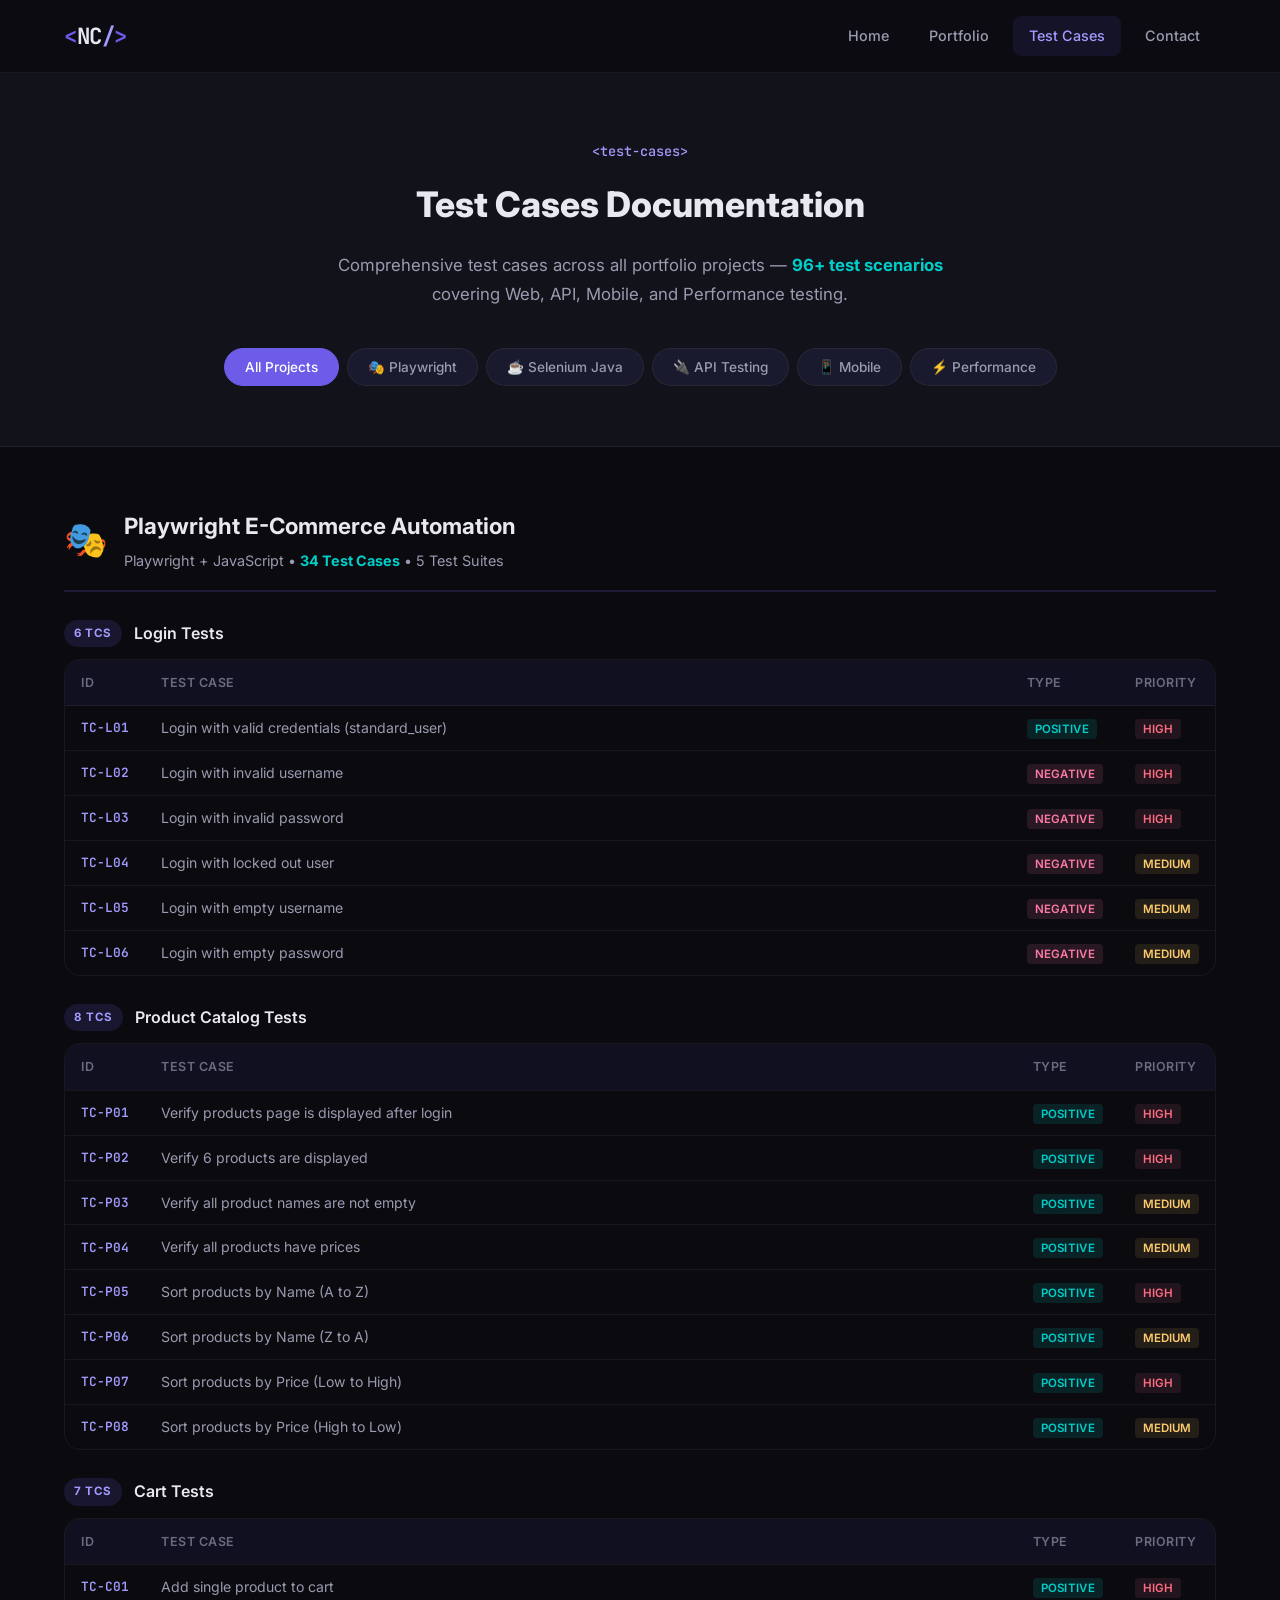
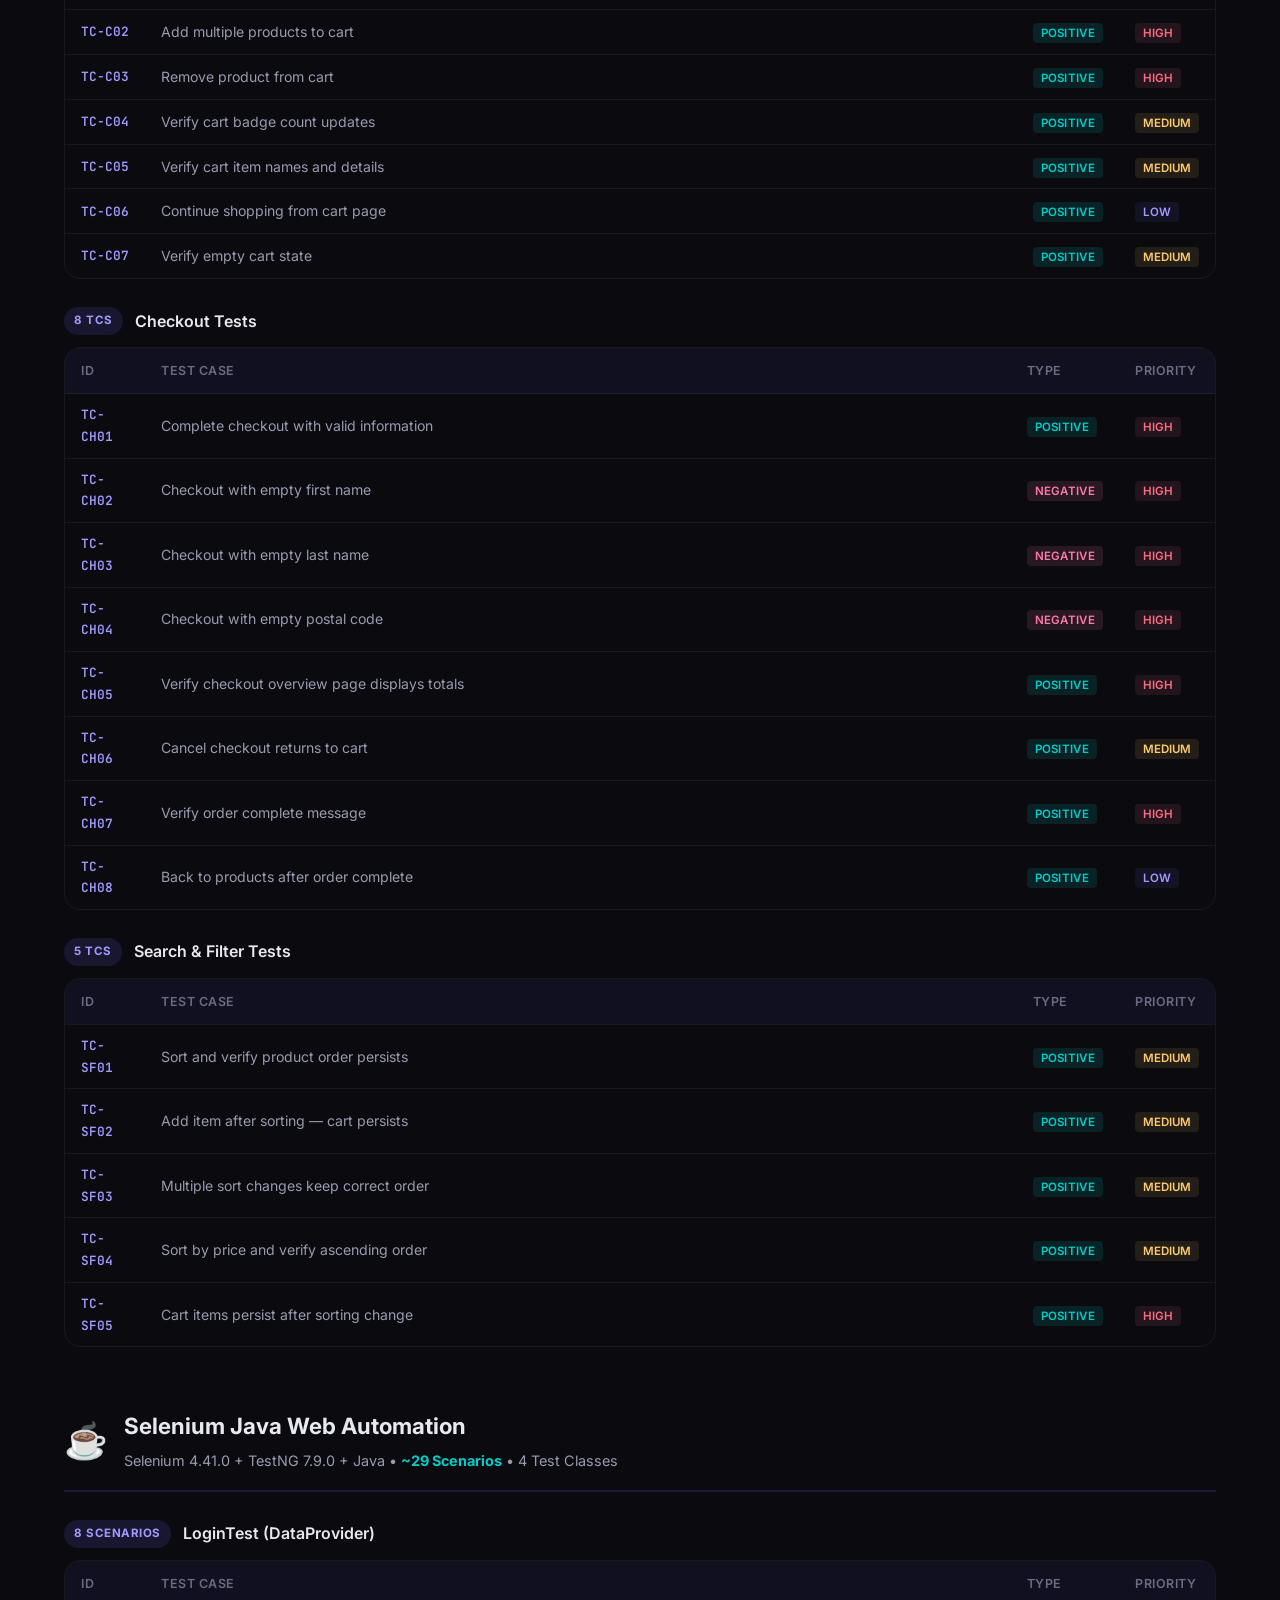
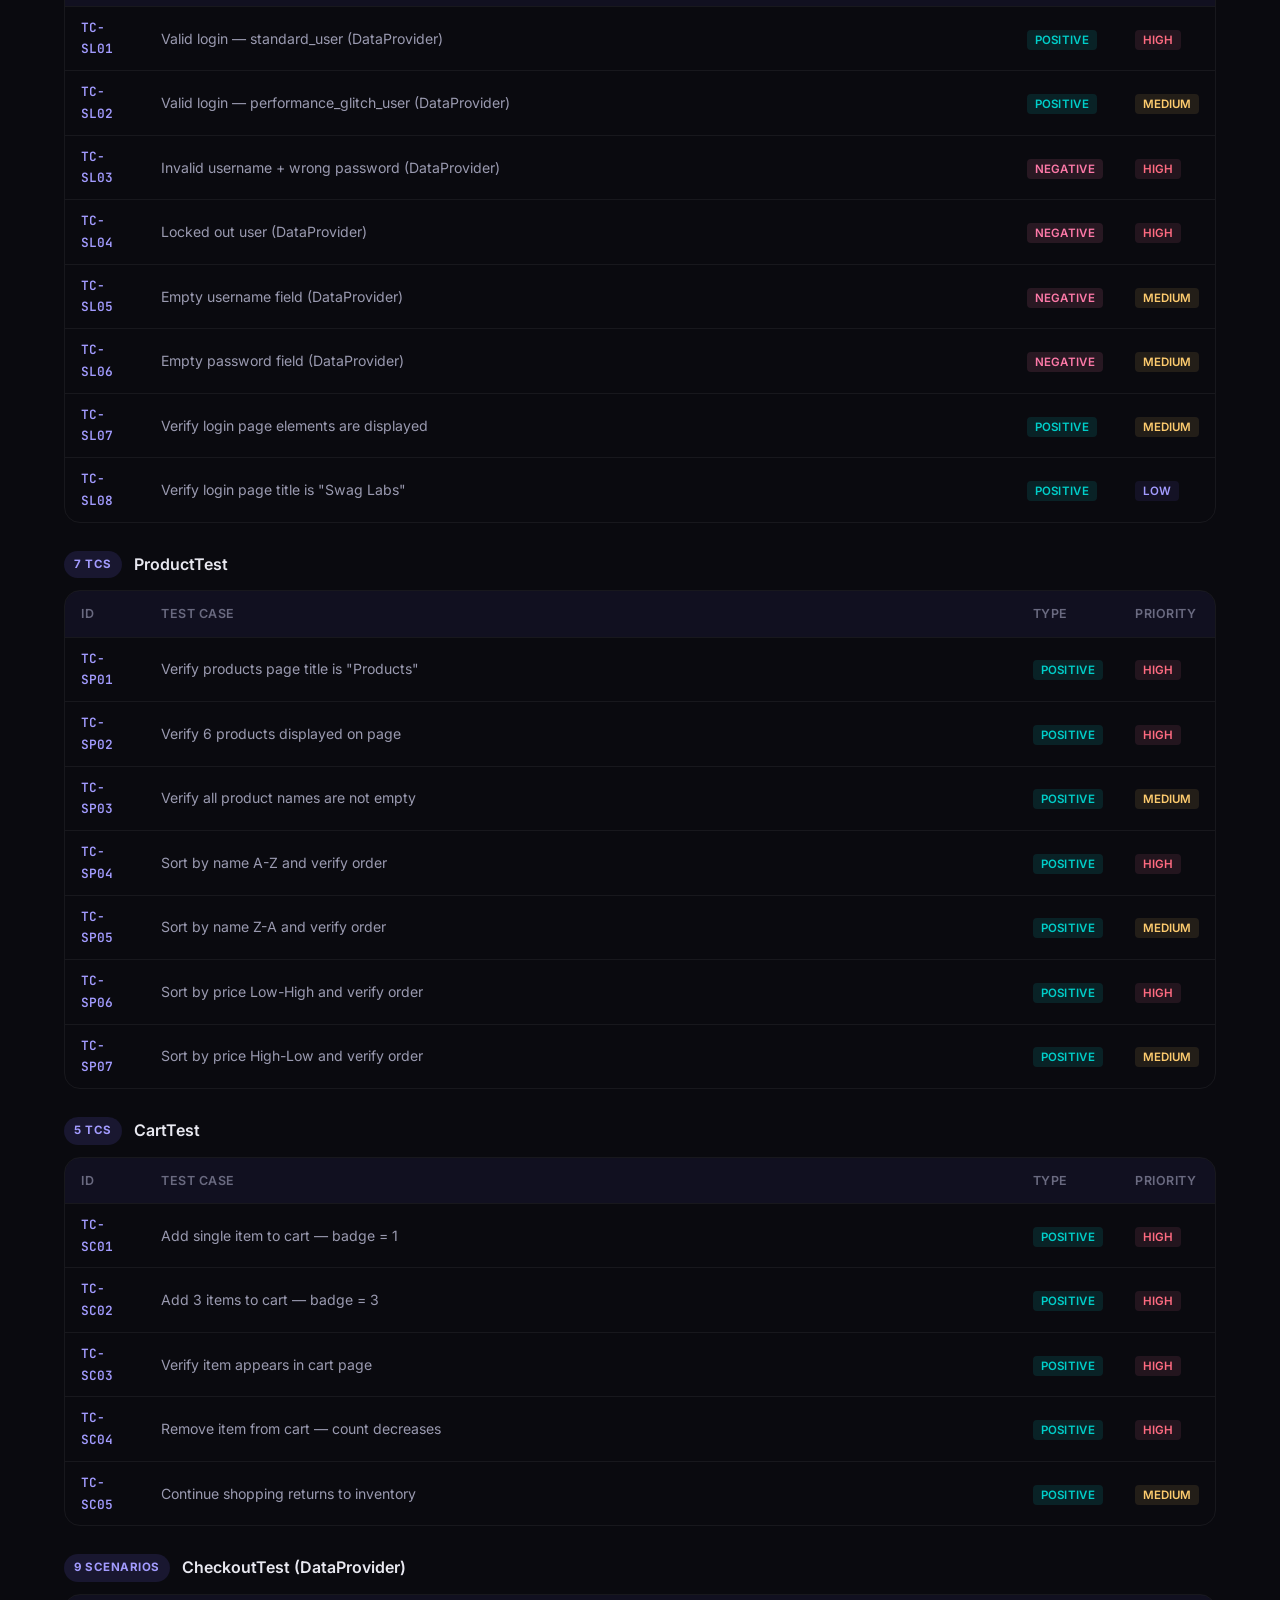
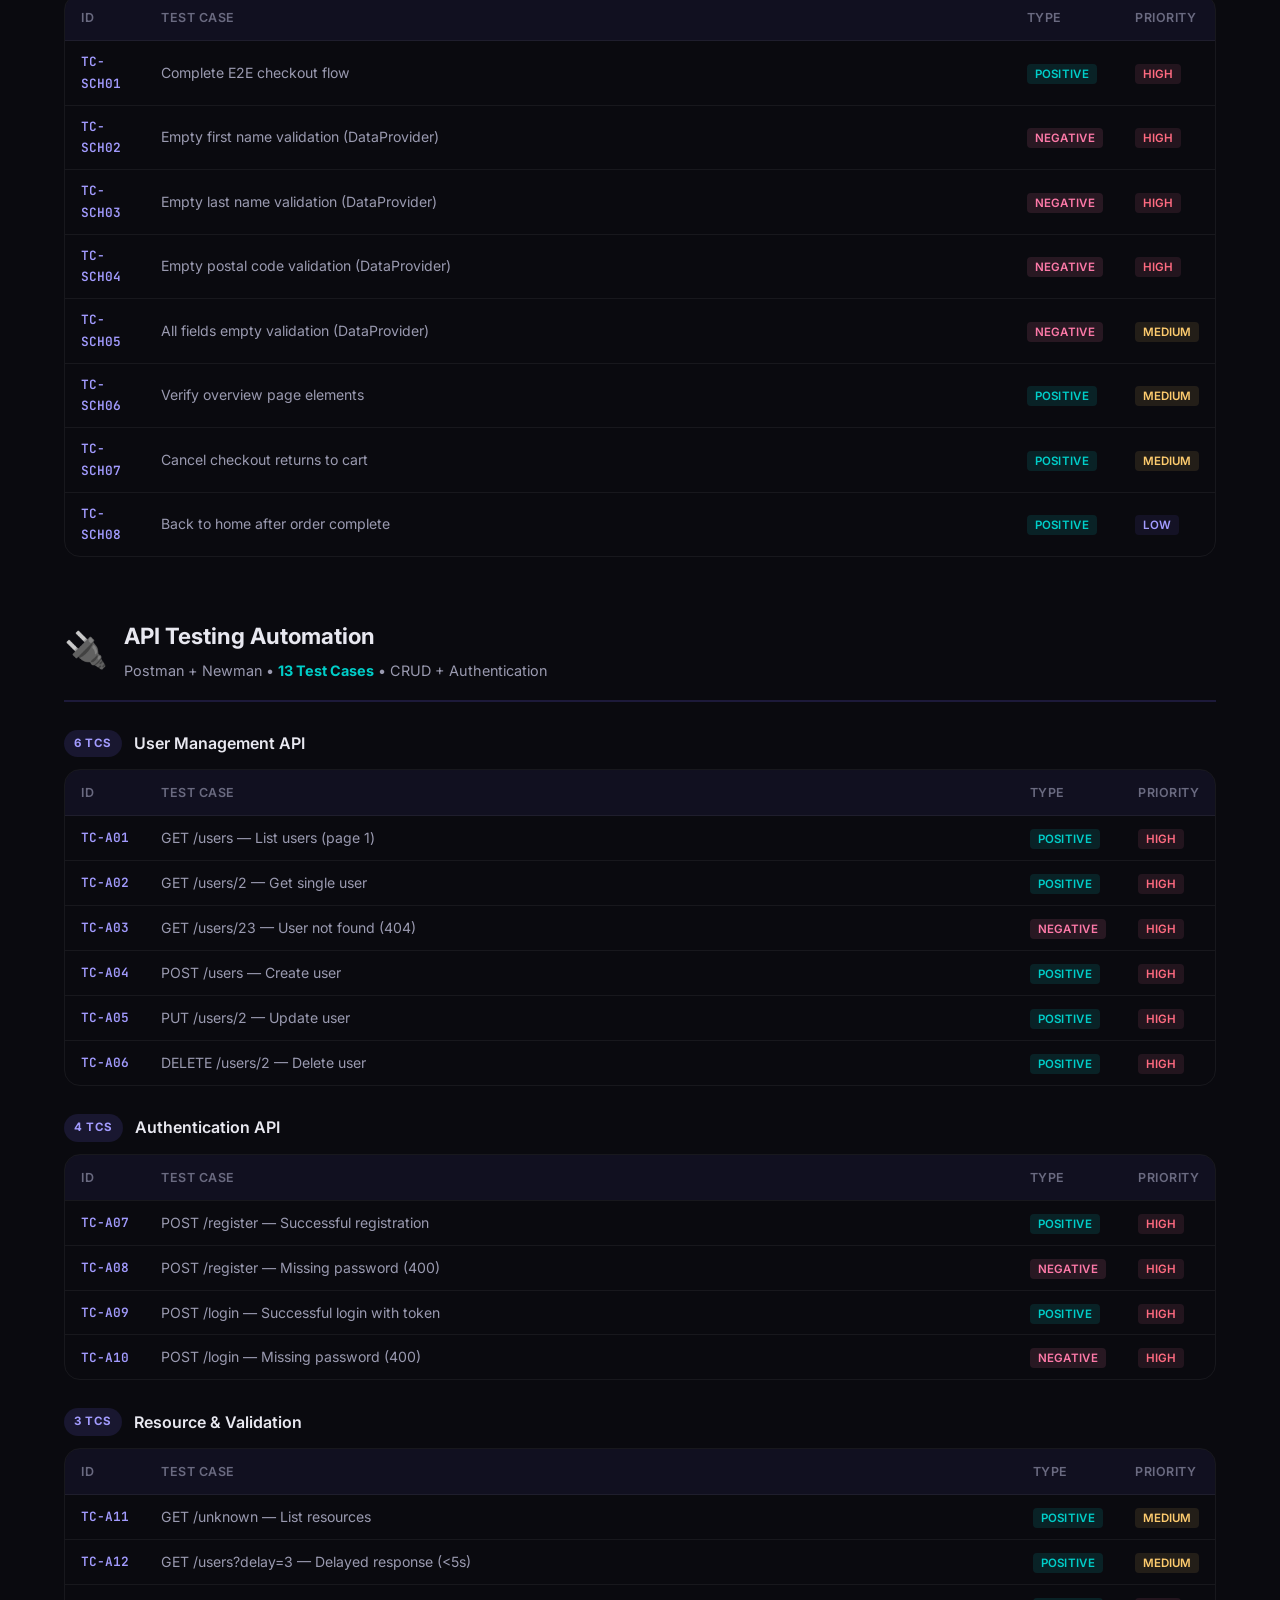
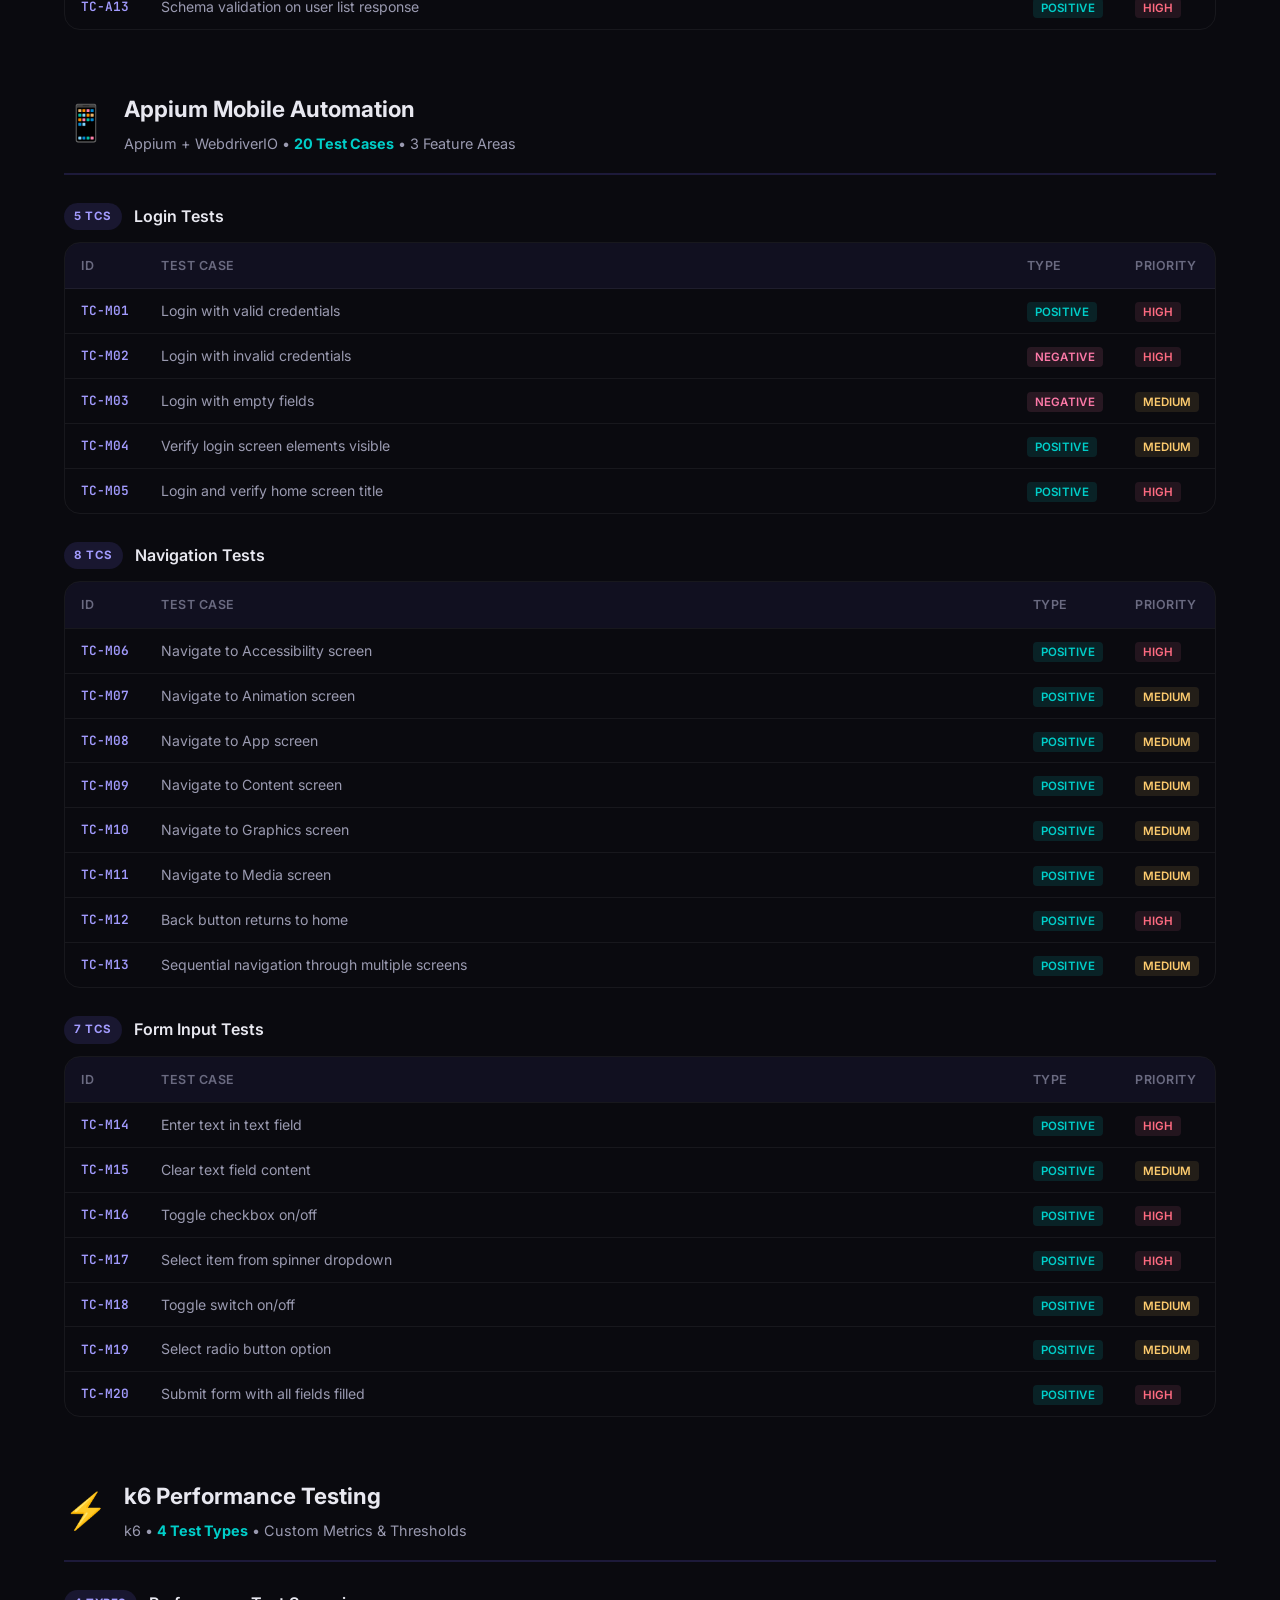
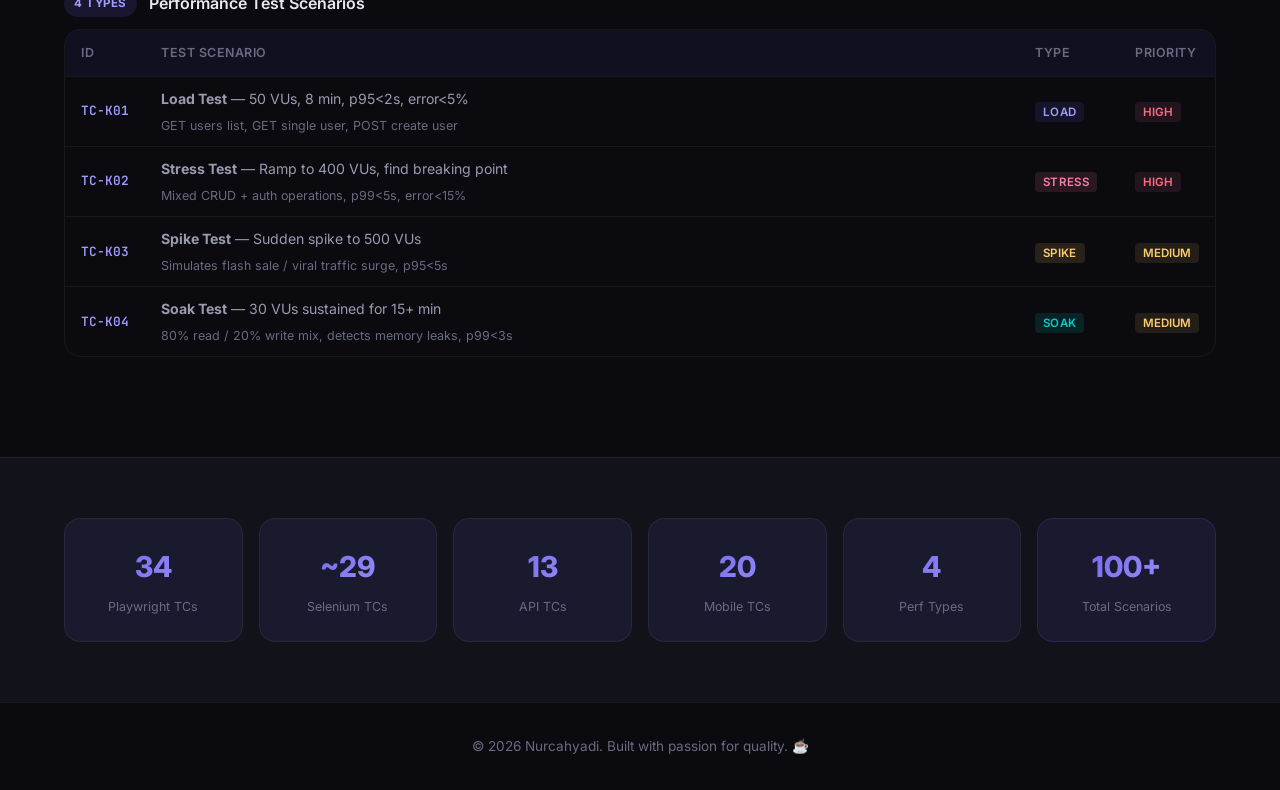
<file: test-cases.html>
<!DOCTYPE html>
<html lang="en">

<head>
    <meta charset="UTF-8">
    <meta name="viewport" content="width=device-width, initial-scale=1.0">
    <meta name="description"
        content="Test Cases Documentation — Nurcahyadi QA Portfolio. Detailed test cases for Playwright, Selenium, API, Mobile, and Performance testing projects.">
    <title>Test Cases — Nurcahyadi QA Portfolio</title>
    <link rel="preconnect" href="https://fonts.googleapis.com">
    <link rel="preconnect" href="https://fonts.gstatic.com" crossorigin>
    <link
        href="https://fonts.googleapis.com/css2?family=Inter:wght@300;400;500;600;700;800;900&family=JetBrains+Mono:wght@400;500;600&display=swap"
        rel="stylesheet">
    <link rel="stylesheet" href="css/style.css">
    <link rel="stylesheet" href="css/test-cases.css">
</head>

<body>
    <!-- Navigation -->
    <nav class="navbar" id="navbar">
        <div class="nav-container">
            <a href="index.html" class="nav-logo">
                <span class="logo-bracket">&lt;</span>NC<span class="logo-slash">/</span><span
                    class="logo-bracket">&gt;</span>
            </a>
            <div class="nav-menu" id="nav-menu">
                <a href="index.html" class="nav-link">Home</a>
                <a href="index.html#portfolio" class="nav-link">Portfolio</a>
                <a href="#" class="nav-link active">Test Cases</a>
                <a href="index.html#contact" class="nav-link">Contact</a>
            </div>
            <button class="nav-toggle" id="nav-toggle" aria-label="Toggle navigation">
                <span></span><span></span><span></span>
            </button>
        </div>
    </nav>

    <!-- Page Header -->
    <section class="page-header">
        <div class="container">
            <h1 class="page-title">
                <span class="section-tag">&lt;test-cases&gt;</span>
                Test Cases Documentation
            </h1>
            <p class="page-subtitle">Comprehensive test cases across all portfolio projects — <strong>96+ test
                    scenarios</strong> covering Web, API, Mobile, and Performance testing.</p>

            <!-- Filter Tabs -->
            <div class="filter-tabs">
                <button class="filter-tab active" data-filter="all">All Projects</button>
                <button class="filter-tab" data-filter="playwright">🎭 Playwright</button>
                <button class="filter-tab" data-filter="selenium">☕ Selenium Java</button>
                <button class="filter-tab" data-filter="api">🔌 API Testing</button>
                <button class="filter-tab" data-filter="mobile">📱 Mobile</button>
                <button class="filter-tab" data-filter="performance">⚡ Performance</button>
            </div>
        </div>
    </section>

    <!-- Test Cases Content -->
    <main class="test-cases-main">
        <div class="container">

            <!-- Project 1: Playwright -->
            <div class="tc-project" data-project="playwright">
                <div class="tc-project-header">
                    <div class="tc-project-icon">🎭</div>
                    <div>
                        <h2 class="tc-project-title">Playwright E-Commerce Automation</h2>
                        <p class="tc-project-meta">Playwright + JavaScript • <strong>34 Test Cases</strong> • 5 Test
                            Suites</p>
                    </div>
                </div>

                <!-- Login Tests -->
                <div class="tc-suite">
                    <h3 class="tc-suite-title">
                        <span class="suite-badge">6 TCs</span>
                        Login Tests
                    </h3>
                    <div class="tc-table-wrap">
                        <table class="tc-table">
                            <thead>
                                <tr>
                                    <th class="th-id">ID</th>
                                    <th>Test Case</th>
                                    <th class="th-type">Type</th>
                                    <th class="th-priority">Priority</th>
                                </tr>
                            </thead>
                            <tbody>
                                <tr>
                                    <td>TC-L01</td>
                                    <td>Login with valid credentials (standard_user)</td>
                                    <td><span class="type-positive">Positive</span></td>
                                    <td><span class="priority-high">High</span></td>
                                </tr>
                                <tr>
                                    <td>TC-L02</td>
                                    <td>Login with invalid username</td>
                                    <td><span class="type-negative">Negative</span></td>
                                    <td><span class="priority-high">High</span></td>
                                </tr>
                                <tr>
                                    <td>TC-L03</td>
                                    <td>Login with invalid password</td>
                                    <td><span class="type-negative">Negative</span></td>
                                    <td><span class="priority-high">High</span></td>
                                </tr>
                                <tr>
                                    <td>TC-L04</td>
                                    <td>Login with locked out user</td>
                                    <td><span class="type-negative">Negative</span></td>
                                    <td><span class="priority-medium">Medium</span></td>
                                </tr>
                                <tr>
                                    <td>TC-L05</td>
                                    <td>Login with empty username</td>
                                    <td><span class="type-negative">Negative</span></td>
                                    <td><span class="priority-medium">Medium</span></td>
                                </tr>
                                <tr>
                                    <td>TC-L06</td>
                                    <td>Login with empty password</td>
                                    <td><span class="type-negative">Negative</span></td>
                                    <td><span class="priority-medium">Medium</span></td>
                                </tr>
                            </tbody>
                        </table>
                    </div>
                </div>

                <!-- Product Catalog Tests -->
                <div class="tc-suite">
                    <h3 class="tc-suite-title">
                        <span class="suite-badge">8 TCs</span>
                        Product Catalog Tests
                    </h3>
                    <div class="tc-table-wrap">
                        <table class="tc-table">
                            <thead>
                                <tr>
                                    <th class="th-id">ID</th>
                                    <th>Test Case</th>
                                    <th class="th-type">Type</th>
                                    <th class="th-priority">Priority</th>
                                </tr>
                            </thead>
                            <tbody>
                                <tr>
                                    <td>TC-P01</td>
                                    <td>Verify products page is displayed after login</td>
                                    <td><span class="type-positive">Positive</span></td>
                                    <td><span class="priority-high">High</span></td>
                                </tr>
                                <tr>
                                    <td>TC-P02</td>
                                    <td>Verify 6 products are displayed</td>
                                    <td><span class="type-positive">Positive</span></td>
                                    <td><span class="priority-high">High</span></td>
                                </tr>
                                <tr>
                                    <td>TC-P03</td>
                                    <td>Verify all product names are not empty</td>
                                    <td><span class="type-positive">Positive</span></td>
                                    <td><span class="priority-medium">Medium</span></td>
                                </tr>
                                <tr>
                                    <td>TC-P04</td>
                                    <td>Verify all products have prices</td>
                                    <td><span class="type-positive">Positive</span></td>
                                    <td><span class="priority-medium">Medium</span></td>
                                </tr>
                                <tr>
                                    <td>TC-P05</td>
                                    <td>Sort products by Name (A to Z)</td>
                                    <td><span class="type-positive">Positive</span></td>
                                    <td><span class="priority-high">High</span></td>
                                </tr>
                                <tr>
                                    <td>TC-P06</td>
                                    <td>Sort products by Name (Z to A)</td>
                                    <td><span class="type-positive">Positive</span></td>
                                    <td><span class="priority-medium">Medium</span></td>
                                </tr>
                                <tr>
                                    <td>TC-P07</td>
                                    <td>Sort products by Price (Low to High)</td>
                                    <td><span class="type-positive">Positive</span></td>
                                    <td><span class="priority-high">High</span></td>
                                </tr>
                                <tr>
                                    <td>TC-P08</td>
                                    <td>Sort products by Price (High to Low)</td>
                                    <td><span class="type-positive">Positive</span></td>
                                    <td><span class="priority-medium">Medium</span></td>
                                </tr>
                            </tbody>
                        </table>
                    </div>
                </div>

                <!-- Cart Tests -->
                <div class="tc-suite">
                    <h3 class="tc-suite-title">
                        <span class="suite-badge">7 TCs</span>
                        Cart Tests
                    </h3>
                    <div class="tc-table-wrap">
                        <table class="tc-table">
                            <thead>
                                <tr>
                                    <th class="th-id">ID</th>
                                    <th>Test Case</th>
                                    <th class="th-type">Type</th>
                                    <th class="th-priority">Priority</th>
                                </tr>
                            </thead>
                            <tbody>
                                <tr>
                                    <td>TC-C01</td>
                                    <td>Add single product to cart</td>
                                    <td><span class="type-positive">Positive</span></td>
                                    <td><span class="priority-high">High</span></td>
                                </tr>
                                <tr>
                                    <td>TC-C02</td>
                                    <td>Add multiple products to cart</td>
                                    <td><span class="type-positive">Positive</span></td>
                                    <td><span class="priority-high">High</span></td>
                                </tr>
                                <tr>
                                    <td>TC-C03</td>
                                    <td>Remove product from cart</td>
                                    <td><span class="type-positive">Positive</span></td>
                                    <td><span class="priority-high">High</span></td>
                                </tr>
                                <tr>
                                    <td>TC-C04</td>
                                    <td>Verify cart badge count updates</td>
                                    <td><span class="type-positive">Positive</span></td>
                                    <td><span class="priority-medium">Medium</span></td>
                                </tr>
                                <tr>
                                    <td>TC-C05</td>
                                    <td>Verify cart item names and details</td>
                                    <td><span class="type-positive">Positive</span></td>
                                    <td><span class="priority-medium">Medium</span></td>
                                </tr>
                                <tr>
                                    <td>TC-C06</td>
                                    <td>Continue shopping from cart page</td>
                                    <td><span class="type-positive">Positive</span></td>
                                    <td><span class="priority-low">Low</span></td>
                                </tr>
                                <tr>
                                    <td>TC-C07</td>
                                    <td>Verify empty cart state</td>
                                    <td><span class="type-positive">Positive</span></td>
                                    <td><span class="priority-medium">Medium</span></td>
                                </tr>
                            </tbody>
                        </table>
                    </div>
                </div>

                <!-- Checkout Tests -->
                <div class="tc-suite">
                    <h3 class="tc-suite-title">
                        <span class="suite-badge">8 TCs</span>
                        Checkout Tests
                    </h3>
                    <div class="tc-table-wrap">
                        <table class="tc-table">
                            <thead>
                                <tr>
                                    <th class="th-id">ID</th>
                                    <th>Test Case</th>
                                    <th class="th-type">Type</th>
                                    <th class="th-priority">Priority</th>
                                </tr>
                            </thead>
                            <tbody>
                                <tr>
                                    <td>TC-CH01</td>
                                    <td>Complete checkout with valid information</td>
                                    <td><span class="type-positive">Positive</span></td>
                                    <td><span class="priority-high">High</span></td>
                                </tr>
                                <tr>
                                    <td>TC-CH02</td>
                                    <td>Checkout with empty first name</td>
                                    <td><span class="type-negative">Negative</span></td>
                                    <td><span class="priority-high">High</span></td>
                                </tr>
                                <tr>
                                    <td>TC-CH03</td>
                                    <td>Checkout with empty last name</td>
                                    <td><span class="type-negative">Negative</span></td>
                                    <td><span class="priority-high">High</span></td>
                                </tr>
                                <tr>
                                    <td>TC-CH04</td>
                                    <td>Checkout with empty postal code</td>
                                    <td><span class="type-negative">Negative</span></td>
                                    <td><span class="priority-high">High</span></td>
                                </tr>
                                <tr>
                                    <td>TC-CH05</td>
                                    <td>Verify checkout overview page displays totals</td>
                                    <td><span class="type-positive">Positive</span></td>
                                    <td><span class="priority-high">High</span></td>
                                </tr>
                                <tr>
                                    <td>TC-CH06</td>
                                    <td>Cancel checkout returns to cart</td>
                                    <td><span class="type-positive">Positive</span></td>
                                    <td><span class="priority-medium">Medium</span></td>
                                </tr>
                                <tr>
                                    <td>TC-CH07</td>
                                    <td>Verify order complete message</td>
                                    <td><span class="type-positive">Positive</span></td>
                                    <td><span class="priority-high">High</span></td>
                                </tr>
                                <tr>
                                    <td>TC-CH08</td>
                                    <td>Back to products after order complete</td>
                                    <td><span class="type-positive">Positive</span></td>
                                    <td><span class="priority-low">Low</span></td>
                                </tr>
                            </tbody>
                        </table>
                    </div>
                </div>

                <!-- Search Filter Tests -->
                <div class="tc-suite">
                    <h3 class="tc-suite-title">
                        <span class="suite-badge">5 TCs</span>
                        Search &amp; Filter Tests
                    </h3>
                    <div class="tc-table-wrap">
                        <table class="tc-table">
                            <thead>
                                <tr>
                                    <th class="th-id">ID</th>
                                    <th>Test Case</th>
                                    <th class="th-type">Type</th>
                                    <th class="th-priority">Priority</th>
                                </tr>
                            </thead>
                            <tbody>
                                <tr>
                                    <td>TC-SF01</td>
                                    <td>Sort and verify product order persists</td>
                                    <td><span class="type-positive">Positive</span></td>
                                    <td><span class="priority-medium">Medium</span></td>
                                </tr>
                                <tr>
                                    <td>TC-SF02</td>
                                    <td>Add item after sorting — cart persists</td>
                                    <td><span class="type-positive">Positive</span></td>
                                    <td><span class="priority-medium">Medium</span></td>
                                </tr>
                                <tr>
                                    <td>TC-SF03</td>
                                    <td>Multiple sort changes keep correct order</td>
                                    <td><span class="type-positive">Positive</span></td>
                                    <td><span class="priority-medium">Medium</span></td>
                                </tr>
                                <tr>
                                    <td>TC-SF04</td>
                                    <td>Sort by price and verify ascending order</td>
                                    <td><span class="type-positive">Positive</span></td>
                                    <td><span class="priority-medium">Medium</span></td>
                                </tr>
                                <tr>
                                    <td>TC-SF05</td>
                                    <td>Cart items persist after sorting change</td>
                                    <td><span class="type-positive">Positive</span></td>
                                    <td><span class="priority-high">High</span></td>
                                </tr>
                            </tbody>
                        </table>
                    </div>
                </div>
            </div>

            <!-- Project 2: Selenium Java -->
            <div class="tc-project" data-project="selenium">
                <div class="tc-project-header">
                    <div class="tc-project-icon">☕</div>
                    <div>
                        <h2 class="tc-project-title">Selenium Java Web Automation</h2>
                        <p class="tc-project-meta">Selenium 4.41.0 + TestNG 7.9.0 + Java • <strong>~29
                                Scenarios</strong> • 4 Test Classes</p>
                    </div>
                </div>

                <div class="tc-suite">
                    <h3 class="tc-suite-title">
                        <span class="suite-badge">8 scenarios</span>
                        LoginTest (DataProvider)
                    </h3>
                    <div class="tc-table-wrap">
                        <table class="tc-table">
                            <thead>
                                <tr>
                                    <th class="th-id">ID</th>
                                    <th>Test Case</th>
                                    <th class="th-type">Type</th>
                                    <th class="th-priority">Priority</th>
                                </tr>
                            </thead>
                            <tbody>
                                <tr>
                                    <td>TC-SL01</td>
                                    <td>Valid login — standard_user (DataProvider)</td>
                                    <td><span class="type-positive">Positive</span></td>
                                    <td><span class="priority-high">High</span></td>
                                </tr>
                                <tr>
                                    <td>TC-SL02</td>
                                    <td>Valid login — performance_glitch_user (DataProvider)</td>
                                    <td><span class="type-positive">Positive</span></td>
                                    <td><span class="priority-medium">Medium</span></td>
                                </tr>
                                <tr>
                                    <td>TC-SL03</td>
                                    <td>Invalid username + wrong password (DataProvider)</td>
                                    <td><span class="type-negative">Negative</span></td>
                                    <td><span class="priority-high">High</span></td>
                                </tr>
                                <tr>
                                    <td>TC-SL04</td>
                                    <td>Locked out user (DataProvider)</td>
                                    <td><span class="type-negative">Negative</span></td>
                                    <td><span class="priority-high">High</span></td>
                                </tr>
                                <tr>
                                    <td>TC-SL05</td>
                                    <td>Empty username field (DataProvider)</td>
                                    <td><span class="type-negative">Negative</span></td>
                                    <td><span class="priority-medium">Medium</span></td>
                                </tr>
                                <tr>
                                    <td>TC-SL06</td>
                                    <td>Empty password field (DataProvider)</td>
                                    <td><span class="type-negative">Negative</span></td>
                                    <td><span class="priority-medium">Medium</span></td>
                                </tr>
                                <tr>
                                    <td>TC-SL07</td>
                                    <td>Verify login page elements are displayed</td>
                                    <td><span class="type-positive">Positive</span></td>
                                    <td><span class="priority-medium">Medium</span></td>
                                </tr>
                                <tr>
                                    <td>TC-SL08</td>
                                    <td>Verify login page title is "Swag Labs"</td>
                                    <td><span class="type-positive">Positive</span></td>
                                    <td><span class="priority-low">Low</span></td>
                                </tr>
                            </tbody>
                        </table>
                    </div>
                </div>

                <div class="tc-suite">
                    <h3 class="tc-suite-title">
                        <span class="suite-badge">7 TCs</span>
                        ProductTest
                    </h3>
                    <div class="tc-table-wrap">
                        <table class="tc-table">
                            <thead>
                                <tr>
                                    <th class="th-id">ID</th>
                                    <th>Test Case</th>
                                    <th class="th-type">Type</th>
                                    <th class="th-priority">Priority</th>
                                </tr>
                            </thead>
                            <tbody>
                                <tr>
                                    <td>TC-SP01</td>
                                    <td>Verify products page title is "Products"</td>
                                    <td><span class="type-positive">Positive</span></td>
                                    <td><span class="priority-high">High</span></td>
                                </tr>
                                <tr>
                                    <td>TC-SP02</td>
                                    <td>Verify 6 products displayed on page</td>
                                    <td><span class="type-positive">Positive</span></td>
                                    <td><span class="priority-high">High</span></td>
                                </tr>
                                <tr>
                                    <td>TC-SP03</td>
                                    <td>Verify all product names are not empty</td>
                                    <td><span class="type-positive">Positive</span></td>
                                    <td><span class="priority-medium">Medium</span></td>
                                </tr>
                                <tr>
                                    <td>TC-SP04</td>
                                    <td>Sort by name A-Z and verify order</td>
                                    <td><span class="type-positive">Positive</span></td>
                                    <td><span class="priority-high">High</span></td>
                                </tr>
                                <tr>
                                    <td>TC-SP05</td>
                                    <td>Sort by name Z-A and verify order</td>
                                    <td><span class="type-positive">Positive</span></td>
                                    <td><span class="priority-medium">Medium</span></td>
                                </tr>
                                <tr>
                                    <td>TC-SP06</td>
                                    <td>Sort by price Low-High and verify order</td>
                                    <td><span class="type-positive">Positive</span></td>
                                    <td><span class="priority-high">High</span></td>
                                </tr>
                                <tr>
                                    <td>TC-SP07</td>
                                    <td>Sort by price High-Low and verify order</td>
                                    <td><span class="type-positive">Positive</span></td>
                                    <td><span class="priority-medium">Medium</span></td>
                                </tr>
                            </tbody>
                        </table>
                    </div>
                </div>

                <div class="tc-suite">
                    <h3 class="tc-suite-title">
                        <span class="suite-badge">5 TCs</span>
                        CartTest
                    </h3>
                    <div class="tc-table-wrap">
                        <table class="tc-table">
                            <thead>
                                <tr>
                                    <th class="th-id">ID</th>
                                    <th>Test Case</th>
                                    <th class="th-type">Type</th>
                                    <th class="th-priority">Priority</th>
                                </tr>
                            </thead>
                            <tbody>
                                <tr>
                                    <td>TC-SC01</td>
                                    <td>Add single item to cart — badge = 1</td>
                                    <td><span class="type-positive">Positive</span></td>
                                    <td><span class="priority-high">High</span></td>
                                </tr>
                                <tr>
                                    <td>TC-SC02</td>
                                    <td>Add 3 items to cart — badge = 3</td>
                                    <td><span class="type-positive">Positive</span></td>
                                    <td><span class="priority-high">High</span></td>
                                </tr>
                                <tr>
                                    <td>TC-SC03</td>
                                    <td>Verify item appears in cart page</td>
                                    <td><span class="type-positive">Positive</span></td>
                                    <td><span class="priority-high">High</span></td>
                                </tr>
                                <tr>
                                    <td>TC-SC04</td>
                                    <td>Remove item from cart — count decreases</td>
                                    <td><span class="type-positive">Positive</span></td>
                                    <td><span class="priority-high">High</span></td>
                                </tr>
                                <tr>
                                    <td>TC-SC05</td>
                                    <td>Continue shopping returns to inventory</td>
                                    <td><span class="type-positive">Positive</span></td>
                                    <td><span class="priority-medium">Medium</span></td>
                                </tr>
                            </tbody>
                        </table>
                    </div>
                </div>

                <div class="tc-suite">
                    <h3 class="tc-suite-title">
                        <span class="suite-badge">9 scenarios</span>
                        CheckoutTest (DataProvider)
                    </h3>
                    <div class="tc-table-wrap">
                        <table class="tc-table">
                            <thead>
                                <tr>
                                    <th class="th-id">ID</th>
                                    <th>Test Case</th>
                                    <th class="th-type">Type</th>
                                    <th class="th-priority">Priority</th>
                                </tr>
                            </thead>
                            <tbody>
                                <tr>
                                    <td>TC-SCH01</td>
                                    <td>Complete E2E checkout flow</td>
                                    <td><span class="type-positive">Positive</span></td>
                                    <td><span class="priority-high">High</span></td>
                                </tr>
                                <tr>
                                    <td>TC-SCH02</td>
                                    <td>Empty first name validation (DataProvider)</td>
                                    <td><span class="type-negative">Negative</span></td>
                                    <td><span class="priority-high">High</span></td>
                                </tr>
                                <tr>
                                    <td>TC-SCH03</td>
                                    <td>Empty last name validation (DataProvider)</td>
                                    <td><span class="type-negative">Negative</span></td>
                                    <td><span class="priority-high">High</span></td>
                                </tr>
                                <tr>
                                    <td>TC-SCH04</td>
                                    <td>Empty postal code validation (DataProvider)</td>
                                    <td><span class="type-negative">Negative</span></td>
                                    <td><span class="priority-high">High</span></td>
                                </tr>
                                <tr>
                                    <td>TC-SCH05</td>
                                    <td>All fields empty validation (DataProvider)</td>
                                    <td><span class="type-negative">Negative</span></td>
                                    <td><span class="priority-medium">Medium</span></td>
                                </tr>
                                <tr>
                                    <td>TC-SCH06</td>
                                    <td>Verify overview page elements</td>
                                    <td><span class="type-positive">Positive</span></td>
                                    <td><span class="priority-medium">Medium</span></td>
                                </tr>
                                <tr>
                                    <td>TC-SCH07</td>
                                    <td>Cancel checkout returns to cart</td>
                                    <td><span class="type-positive">Positive</span></td>
                                    <td><span class="priority-medium">Medium</span></td>
                                </tr>
                                <tr>
                                    <td>TC-SCH08</td>
                                    <td>Back to home after order complete</td>
                                    <td><span class="type-positive">Positive</span></td>
                                    <td><span class="priority-low">Low</span></td>
                                </tr>
                            </tbody>
                        </table>
                    </div>
                </div>
            </div>

            <!-- Project 3: API Testing -->
            <div class="tc-project" data-project="api">
                <div class="tc-project-header">
                    <div class="tc-project-icon">🔌</div>
                    <div>
                        <h2 class="tc-project-title">API Testing Automation</h2>
                        <p class="tc-project-meta">Postman + Newman • <strong>13 Test Cases</strong> • CRUD +
                            Authentication</p>
                    </div>
                </div>

                <div class="tc-suite">
                    <h3 class="tc-suite-title">
                        <span class="suite-badge">6 TCs</span>
                        User Management API
                    </h3>
                    <div class="tc-table-wrap">
                        <table class="tc-table">
                            <thead>
                                <tr>
                                    <th class="th-id">ID</th>
                                    <th>Test Case</th>
                                    <th class="th-type">Type</th>
                                    <th class="th-priority">Priority</th>
                                </tr>
                            </thead>
                            <tbody>
                                <tr>
                                    <td>TC-A01</td>
                                    <td>GET /users — List users (page 1)</td>
                                    <td><span class="type-positive">Positive</span></td>
                                    <td><span class="priority-high">High</span></td>
                                </tr>
                                <tr>
                                    <td>TC-A02</td>
                                    <td>GET /users/2 — Get single user</td>
                                    <td><span class="type-positive">Positive</span></td>
                                    <td><span class="priority-high">High</span></td>
                                </tr>
                                <tr>
                                    <td>TC-A03</td>
                                    <td>GET /users/23 — User not found (404)</td>
                                    <td><span class="type-negative">Negative</span></td>
                                    <td><span class="priority-high">High</span></td>
                                </tr>
                                <tr>
                                    <td>TC-A04</td>
                                    <td>POST /users — Create user</td>
                                    <td><span class="type-positive">Positive</span></td>
                                    <td><span class="priority-high">High</span></td>
                                </tr>
                                <tr>
                                    <td>TC-A05</td>
                                    <td>PUT /users/2 — Update user</td>
                                    <td><span class="type-positive">Positive</span></td>
                                    <td><span class="priority-high">High</span></td>
                                </tr>
                                <tr>
                                    <td>TC-A06</td>
                                    <td>DELETE /users/2 — Delete user</td>
                                    <td><span class="type-positive">Positive</span></td>
                                    <td><span class="priority-high">High</span></td>
                                </tr>
                            </tbody>
                        </table>
                    </div>
                </div>

                <div class="tc-suite">
                    <h3 class="tc-suite-title">
                        <span class="suite-badge">4 TCs</span>
                        Authentication API
                    </h3>
                    <div class="tc-table-wrap">
                        <table class="tc-table">
                            <thead>
                                <tr>
                                    <th class="th-id">ID</th>
                                    <th>Test Case</th>
                                    <th class="th-type">Type</th>
                                    <th class="th-priority">Priority</th>
                                </tr>
                            </thead>
                            <tbody>
                                <tr>
                                    <td>TC-A07</td>
                                    <td>POST /register — Successful registration</td>
                                    <td><span class="type-positive">Positive</span></td>
                                    <td><span class="priority-high">High</span></td>
                                </tr>
                                <tr>
                                    <td>TC-A08</td>
                                    <td>POST /register — Missing password (400)</td>
                                    <td><span class="type-negative">Negative</span></td>
                                    <td><span class="priority-high">High</span></td>
                                </tr>
                                <tr>
                                    <td>TC-A09</td>
                                    <td>POST /login — Successful login with token</td>
                                    <td><span class="type-positive">Positive</span></td>
                                    <td><span class="priority-high">High</span></td>
                                </tr>
                                <tr>
                                    <td>TC-A10</td>
                                    <td>POST /login — Missing password (400)</td>
                                    <td><span class="type-negative">Negative</span></td>
                                    <td><span class="priority-high">High</span></td>
                                </tr>
                            </tbody>
                        </table>
                    </div>
                </div>

                <div class="tc-suite">
                    <h3 class="tc-suite-title">
                        <span class="suite-badge">3 TCs</span>
                        Resource &amp; Validation
                    </h3>
                    <div class="tc-table-wrap">
                        <table class="tc-table">
                            <thead>
                                <tr>
                                    <th class="th-id">ID</th>
                                    <th>Test Case</th>
                                    <th class="th-type">Type</th>
                                    <th class="th-priority">Priority</th>
                                </tr>
                            </thead>
                            <tbody>
                                <tr>
                                    <td>TC-A11</td>
                                    <td>GET /unknown — List resources</td>
                                    <td><span class="type-positive">Positive</span></td>
                                    <td><span class="priority-medium">Medium</span></td>
                                </tr>
                                <tr>
                                    <td>TC-A12</td>
                                    <td>GET /users?delay=3 — Delayed response (&lt;5s)</td>
                                    <td><span class="type-positive">Positive</span></td>
                                    <td><span class="priority-medium">Medium</span></td>
                                </tr>
                                <tr>
                                    <td>TC-A13</td>
                                    <td>Schema validation on user list response</td>
                                    <td><span class="type-positive">Positive</span></td>
                                    <td><span class="priority-high">High</span></td>
                                </tr>
                            </tbody>
                        </table>
                    </div>
                </div>
            </div>

            <!-- Project 4: Mobile Testing -->
            <div class="tc-project" data-project="mobile">
                <div class="tc-project-header">
                    <div class="tc-project-icon">📱</div>
                    <div>
                        <h2 class="tc-project-title">Appium Mobile Automation</h2>
                        <p class="tc-project-meta">Appium + WebdriverIO • <strong>20 Test Cases</strong> • 3 Feature
                            Areas</p>
                    </div>
                </div>

                <div class="tc-suite">
                    <h3 class="tc-suite-title">
                        <span class="suite-badge">5 TCs</span>
                        Login Tests
                    </h3>
                    <div class="tc-table-wrap">
                        <table class="tc-table">
                            <thead>
                                <tr>
                                    <th class="th-id">ID</th>
                                    <th>Test Case</th>
                                    <th class="th-type">Type</th>
                                    <th class="th-priority">Priority</th>
                                </tr>
                            </thead>
                            <tbody>
                                <tr>
                                    <td>TC-M01</td>
                                    <td>Login with valid credentials</td>
                                    <td><span class="type-positive">Positive</span></td>
                                    <td><span class="priority-high">High</span></td>
                                </tr>
                                <tr>
                                    <td>TC-M02</td>
                                    <td>Login with invalid credentials</td>
                                    <td><span class="type-negative">Negative</span></td>
                                    <td><span class="priority-high">High</span></td>
                                </tr>
                                <tr>
                                    <td>TC-M03</td>
                                    <td>Login with empty fields</td>
                                    <td><span class="type-negative">Negative</span></td>
                                    <td><span class="priority-medium">Medium</span></td>
                                </tr>
                                <tr>
                                    <td>TC-M04</td>
                                    <td>Verify login screen elements visible</td>
                                    <td><span class="type-positive">Positive</span></td>
                                    <td><span class="priority-medium">Medium</span></td>
                                </tr>
                                <tr>
                                    <td>TC-M05</td>
                                    <td>Login and verify home screen title</td>
                                    <td><span class="type-positive">Positive</span></td>
                                    <td><span class="priority-high">High</span></td>
                                </tr>
                            </tbody>
                        </table>
                    </div>
                </div>

                <div class="tc-suite">
                    <h3 class="tc-suite-title">
                        <span class="suite-badge">8 TCs</span>
                        Navigation Tests
                    </h3>
                    <div class="tc-table-wrap">
                        <table class="tc-table">
                            <thead>
                                <tr>
                                    <th class="th-id">ID</th>
                                    <th>Test Case</th>
                                    <th class="th-type">Type</th>
                                    <th class="th-priority">Priority</th>
                                </tr>
                            </thead>
                            <tbody>
                                <tr>
                                    <td>TC-M06</td>
                                    <td>Navigate to Accessibility screen</td>
                                    <td><span class="type-positive">Positive</span></td>
                                    <td><span class="priority-high">High</span></td>
                                </tr>
                                <tr>
                                    <td>TC-M07</td>
                                    <td>Navigate to Animation screen</td>
                                    <td><span class="type-positive">Positive</span></td>
                                    <td><span class="priority-medium">Medium</span></td>
                                </tr>
                                <tr>
                                    <td>TC-M08</td>
                                    <td>Navigate to App screen</td>
                                    <td><span class="type-positive">Positive</span></td>
                                    <td><span class="priority-medium">Medium</span></td>
                                </tr>
                                <tr>
                                    <td>TC-M09</td>
                                    <td>Navigate to Content screen</td>
                                    <td><span class="type-positive">Positive</span></td>
                                    <td><span class="priority-medium">Medium</span></td>
                                </tr>
                                <tr>
                                    <td>TC-M10</td>
                                    <td>Navigate to Graphics screen</td>
                                    <td><span class="type-positive">Positive</span></td>
                                    <td><span class="priority-medium">Medium</span></td>
                                </tr>
                                <tr>
                                    <td>TC-M11</td>
                                    <td>Navigate to Media screen</td>
                                    <td><span class="type-positive">Positive</span></td>
                                    <td><span class="priority-medium">Medium</span></td>
                                </tr>
                                <tr>
                                    <td>TC-M12</td>
                                    <td>Back button returns to home</td>
                                    <td><span class="type-positive">Positive</span></td>
                                    <td><span class="priority-high">High</span></td>
                                </tr>
                                <tr>
                                    <td>TC-M13</td>
                                    <td>Sequential navigation through multiple screens</td>
                                    <td><span class="type-positive">Positive</span></td>
                                    <td><span class="priority-medium">Medium</span></td>
                                </tr>
                            </tbody>
                        </table>
                    </div>
                </div>

                <div class="tc-suite">
                    <h3 class="tc-suite-title">
                        <span class="suite-badge">7 TCs</span>
                        Form Input Tests
                    </h3>
                    <div class="tc-table-wrap">
                        <table class="tc-table">
                            <thead>
                                <tr>
                                    <th class="th-id">ID</th>
                                    <th>Test Case</th>
                                    <th class="th-type">Type</th>
                                    <th class="th-priority">Priority</th>
                                </tr>
                            </thead>
                            <tbody>
                                <tr>
                                    <td>TC-M14</td>
                                    <td>Enter text in text field</td>
                                    <td><span class="type-positive">Positive</span></td>
                                    <td><span class="priority-high">High</span></td>
                                </tr>
                                <tr>
                                    <td>TC-M15</td>
                                    <td>Clear text field content</td>
                                    <td><span class="type-positive">Positive</span></td>
                                    <td><span class="priority-medium">Medium</span></td>
                                </tr>
                                <tr>
                                    <td>TC-M16</td>
                                    <td>Toggle checkbox on/off</td>
                                    <td><span class="type-positive">Positive</span></td>
                                    <td><span class="priority-high">High</span></td>
                                </tr>
                                <tr>
                                    <td>TC-M17</td>
                                    <td>Select item from spinner dropdown</td>
                                    <td><span class="type-positive">Positive</span></td>
                                    <td><span class="priority-high">High</span></td>
                                </tr>
                                <tr>
                                    <td>TC-M18</td>
                                    <td>Toggle switch on/off</td>
                                    <td><span class="type-positive">Positive</span></td>
                                    <td><span class="priority-medium">Medium</span></td>
                                </tr>
                                <tr>
                                    <td>TC-M19</td>
                                    <td>Select radio button option</td>
                                    <td><span class="type-positive">Positive</span></td>
                                    <td><span class="priority-medium">Medium</span></td>
                                </tr>
                                <tr>
                                    <td>TC-M20</td>
                                    <td>Submit form with all fields filled</td>
                                    <td><span class="type-positive">Positive</span></td>
                                    <td><span class="priority-high">High</span></td>
                                </tr>
                            </tbody>
                        </table>
                    </div>
                </div>
            </div>

            <!-- Project 5: Performance Testing -->
            <div class="tc-project" data-project="performance">
                <div class="tc-project-header">
                    <div class="tc-project-icon">⚡</div>
                    <div>
                        <h2 class="tc-project-title">k6 Performance Testing</h2>
                        <p class="tc-project-meta">k6 • <strong>4 Test Types</strong> • Custom Metrics &amp; Thresholds
                        </p>
                    </div>
                </div>

                <div class="tc-suite">
                    <h3 class="tc-suite-title">
                        <span class="suite-badge">4 Types</span>
                        Performance Test Scenarios
                    </h3>
                    <div class="tc-table-wrap">
                        <table class="tc-table">
                            <thead>
                                <tr>
                                    <th class="th-id">ID</th>
                                    <th>Test Scenario</th>
                                    <th class="th-type">Type</th>
                                    <th class="th-priority">Priority</th>
                                </tr>
                            </thead>
                            <tbody>
                                <tr>
                                    <td>TC-K01</td>
                                    <td><strong>Load Test</strong> — 50 VUs, 8 min, p95&lt;2s, error&lt;5%<br><span
                                            class="tc-detail">GET users list, GET single user, POST create user</span>
                                    </td>
                                    <td><span class="type-load">Load</span></td>
                                    <td><span class="priority-high">High</span></td>
                                </tr>
                                <tr>
                                    <td>TC-K02</td>
                                    <td><strong>Stress Test</strong> — Ramp to 400 VUs, find breaking point<br><span
                                            class="tc-detail">Mixed CRUD + auth operations, p99&lt;5s,
                                            error&lt;15%</span></td>
                                    <td><span class="type-stress">Stress</span></td>
                                    <td><span class="priority-high">High</span></td>
                                </tr>
                                <tr>
                                    <td>TC-K03</td>
                                    <td><strong>Spike Test</strong> — Sudden spike to 500 VUs<br><span
                                            class="tc-detail">Simulates flash sale / viral traffic surge,
                                            p95&lt;5s</span></td>
                                    <td><span class="type-spike">Spike</span></td>
                                    <td><span class="priority-medium">Medium</span></td>
                                </tr>
                                <tr>
                                    <td>TC-K04</td>
                                    <td><strong>Soak Test</strong> — 30 VUs sustained for 15+ min<br><span
                                            class="tc-detail">80% read / 20% write mix, detects memory leaks,
                                            p99&lt;3s</span></td>
                                    <td><span class="type-soak">Soak</span></td>
                                    <td><span class="priority-medium">Medium</span></td>
                                </tr>
                            </tbody>
                        </table>
                    </div>
                </div>
            </div>

        </div>
    </main>

    <!-- Summary Stats -->
    <section class="tc-summary">
        <div class="container">
            <div class="summary-grid">
                <div class="summary-card">
                    <span class="summary-number">34</span>
                    <span class="summary-label">Playwright TCs</span>
                </div>
                <div class="summary-card">
                    <span class="summary-number">~29</span>
                    <span class="summary-label">Selenium TCs</span>
                </div>
                <div class="summary-card">
                    <span class="summary-number">13</span>
                    <span class="summary-label">API TCs</span>
                </div>
                <div class="summary-card">
                    <span class="summary-number">20</span>
                    <span class="summary-label">Mobile TCs</span>
                </div>
                <div class="summary-card">
                    <span class="summary-number">4</span>
                    <span class="summary-label">Perf Types</span>
                </div>
                <div class="summary-card summary-total">
                    <span class="summary-number">100+</span>
                    <span class="summary-label">Total Scenarios</span>
                </div>
            </div>
        </div>
    </section>

    <!-- Footer -->
    <footer class="footer">
        <div class="container">
            <p>&copy; 2026 Nurcahyadi. Built with passion for quality. ☕</p>
        </div>
    </footer>

    <script src="js/test-cases.js"></script>
</body>

</html>
</file>
<file: css/style.css>
/* ======================================
   Design System — QA Portfolio
   ====================================== */

:root {
  /* Colors */
  --bg-primary: #0a0a0f;
  --bg-secondary: #12121a;
  --bg-card: #1a1a2e;
  --bg-card-hover: #1e1e36;
  --text-primary: #e8e8f0;
  --text-secondary: #9a9ab0;
  --text-muted: #6a6a80;
  --accent: #6c5ce7;
  --accent-light: #a29bfe;
  --accent-glow: rgba(108, 92, 231, 0.3);
  --gradient-primary: linear-gradient(135deg, #6c5ce7 0%, #a29bfe 100%);
  --gradient-card: linear-gradient(135deg, rgba(108, 92, 231, 0.1) 0%, rgba(162, 155, 254, 0.05) 100%);
  --border-color: rgba(108, 92, 231, 0.2);
  --border-subtle: rgba(255, 255, 255, 0.06);
  --green: #00cec9;
  --pink: #fd79a8;
  --orange: #fdcb6e;

  /* Typography */
  --font-primary: 'Inter', -apple-system, BlinkMacSystemFont, sans-serif;
  --font-mono: 'JetBrains Mono', 'Fira Code', monospace;

  /* Spacing */
  --section-padding: 100px 0;
  --container-max: 1200px;

  /* Effects */
  --shadow-card: 0 8px 32px rgba(0, 0, 0, 0.3);
  --shadow-glow: 0 0 40px rgba(108, 92, 231, 0.15);
  --transition: all 0.3s cubic-bezier(0.4, 0, 0.2, 1);
  --radius: 16px;
  --radius-sm: 8px;
}

/* ======================================
   Reset & Base
   ====================================== */

*,
*::before,
*::after {
  box-sizing: border-box;
  margin: 0;
  padding: 0;
}

html {
  scroll-behavior: smooth;
  scroll-padding-top: 80px;
}

body {
  font-family: var(--font-primary);
  background: var(--bg-primary);
  color: var(--text-primary);
  line-height: 1.7;
  overflow-x: hidden;
  -webkit-font-smoothing: antialiased;
}

a {
  color: var(--accent-light);
  text-decoration: none;
  transition: var(--transition);
}

a:hover {
  color: var(--accent);
}

img {
  max-width: 100%;
}

.container {
  max-width: var(--container-max);
  margin: 0 auto;
  padding: 0 24px;
}

/* ======================================
   Navigation
   ====================================== */

.navbar {
  position: fixed;
  top: 0;
  left: 0;
  right: 0;
  z-index: 1000;
  background: rgba(10, 10, 15, 0.8);
  backdrop-filter: blur(20px);
  border-bottom: 1px solid var(--border-subtle);
  transition: var(--transition);
}

.navbar.scrolled {
  background: rgba(10, 10, 15, 0.95);
  box-shadow: 0 4px 30px rgba(0, 0, 0, 0.3);
}

.nav-container {
  max-width: var(--container-max);
  margin: 0 auto;
  padding: 0 24px;
  display: flex;
  align-items: center;
  justify-content: space-between;
  height: 72px;
}

.nav-logo {
  font-family: var(--font-mono);
  font-size: 1.4rem;
  font-weight: 700;
  color: var(--text-primary);
  letter-spacing: -0.5px;
}

.logo-bracket {
  color: var(--accent);
}

.logo-slash {
  color: var(--accent-light);
}

.nav-menu {
  display: flex;
  gap: 8px;
}

.nav-link {
  color: var(--text-secondary);
  font-size: 0.9rem;
  font-weight: 500;
  padding: 8px 16px;
  border-radius: var(--radius-sm);
  transition: var(--transition);
}

.nav-link:hover {
  color: var(--text-primary);
  background: rgba(108, 92, 231, 0.1);
}

.nav-toggle {
  display: none;
  flex-direction: column;
  gap: 5px;
  background: none;
  border: none;
  cursor: pointer;
  padding: 4px;
}

.nav-toggle span {
  width: 24px;
  height: 2px;
  background: var(--text-primary);
  border-radius: 2px;
  transition: var(--transition);
}

/* ======================================
   Hero Section
   ====================================== */

.hero {
  min-height: 100vh;
  display: flex;
  align-items: center;
  justify-content: center;
  position: relative;
  padding: 120px 24px 80px;
  overflow: hidden;
}

.hero::before {
  content: '';
  position: absolute;
  top: -50%;
  left: -50%;
  width: 200%;
  height: 200%;
  background: radial-gradient(circle at 30% 50%, rgba(108, 92, 231, 0.08) 0%, transparent 50%),
    radial-gradient(circle at 70% 30%, rgba(162, 155, 254, 0.06) 0%, transparent 50%);
  animation: heroGlow 15s ease-in-out infinite;
}

@keyframes heroGlow {

  0%,
  100% {
    transform: translate(0, 0);
  }

  33% {
    transform: translate(30px, -30px);
  }

  66% {
    transform: translate(-20px, 20px);
  }
}

.hero-particles {
  position: absolute;
  inset: 0;
  overflow: hidden;
}

.particle {
  position: absolute;
  width: 3px;
  height: 3px;
  background: var(--accent);
  border-radius: 50%;
  opacity: 0.3;
  animation: float linear infinite;
}

@keyframes float {
  0% {
    transform: translateY(100vh) rotate(0deg);
    opacity: 0;
  }

  10% {
    opacity: 0.3;
  }

  90% {
    opacity: 0.3;
  }

  100% {
    transform: translateY(-100vh) rotate(720deg);
    opacity: 0;
  }
}

.hero-content {
  position: relative;
  z-index: 1;
  max-width: 800px;
  text-align: center;
}

.hero-badge {
  display: inline-flex;
  align-items: center;
  gap: 8px;
  padding: 8px 20px;
  background: rgba(108, 92, 231, 0.1);
  border: 1px solid var(--border-color);
  border-radius: 100px;
  font-size: 0.85rem;
  color: var(--accent-light);
  margin-bottom: 32px;
  animation: fadeInDown 0.8s ease;
}

/* Hero Avatar */
.hero-avatar {
  margin-bottom: 28px;
  animation: fadeInDown 0.6s ease;
}

.avatar-img {
  width: 140px;
  height: 140px;
  border-radius: 50%;
  object-fit: cover;
  border: 3px solid var(--accent);
  box-shadow: 0 0 30px var(--accent-glow), 0 0 60px rgba(108, 92, 231, 0.1);
  transition: var(--transition);
}

.avatar-img:hover {
  transform: scale(1.05);
  box-shadow: 0 0 40px var(--accent-glow), 0 0 80px rgba(108, 92, 231, 0.2);
}

.badge-dot {
  width: 8px;
  height: 8px;
  background: var(--green);
  border-radius: 50%;
  animation: pulse 2s ease-in-out infinite;
}

@keyframes pulse {

  0%,
  100% {
    opacity: 1;
    transform: scale(1);
  }

  50% {
    opacity: 0.5;
    transform: scale(1.2);
  }
}

@keyframes fadeInDown {
  from {
    opacity: 0;
    transform: translateY(-20px);
  }

  to {
    opacity: 1;
    transform: translateY(0);
  }
}

.hero-greeting {
  display: block;
  font-size: 1.1rem;
  font-weight: 400;
  color: var(--accent-light);
  letter-spacing: 2px;
  text-transform: uppercase;
  margin-bottom: 8px;
  animation: fadeInDown 0.8s ease 0.2s both;
}

.hero-name {
  display: block;
  font-size: clamp(2.5rem, 6vw, 4.5rem);
  font-weight: 900;
  background: var(--gradient-primary);
  -webkit-background-clip: text;
  -webkit-text-fill-color: transparent;
  background-clip: text;
  line-height: 1.1;
  margin-bottom: 8px;
  animation: fadeInDown 0.8s ease 0.4s both;
}

.hero-role {
  display: block;
  font-family: var(--font-mono);
  font-size: clamp(1rem, 2.5vw, 1.4rem);
  color: var(--green);
  min-height: 2rem;
  margin-bottom: 8px;
  animation: fadeInDown 0.8s ease 0.6s both;
}

.hero-description {
  font-size: 1.1rem;
  color: var(--text-secondary);
  max-width: 600px;
  margin: 0 auto 40px;
  line-height: 1.8;
  animation: fadeInDown 0.8s ease 0.8s both;
}

.hero-description strong {
  color: var(--text-primary);
}

.hero-actions {
  display: flex;
  gap: 16px;
  justify-content: center;
  flex-wrap: wrap;
  margin-bottom: 60px;
  animation: fadeInDown 0.8s ease 1s both;
}

/* Buttons */
.btn {
  display: inline-flex;
  align-items: center;
  gap: 8px;
  padding: 14px 28px;
  font-size: 0.95rem;
  font-weight: 600;
  border-radius: var(--radius-sm);
  cursor: pointer;
  transition: var(--transition);
  border: none;
  font-family: var(--font-primary);
}

.btn-primary {
  background: var(--gradient-primary);
  color: white;
  box-shadow: 0 4px 15px var(--accent-glow);
}

.btn-primary:hover {
  transform: translateY(-2px);
  box-shadow: 0 8px 25px var(--accent-glow);
  color: white;
}

.btn-outline {
  background: transparent;
  color: var(--text-primary);
  border: 1px solid var(--border-color);
}

.btn-outline:hover {
  background: rgba(108, 92, 231, 0.1);
  border-color: var(--accent);
  color: var(--text-primary);
}

/* Hero Stats */
.hero-stats {
  display: flex;
  justify-content: center;
  gap: 48px;
  animation: fadeInDown 0.8s ease 1.2s both;
}

.stat {
  text-align: center;
}

.stat-number {
  font-size: 2.5rem;
  font-weight: 800;
  background: var(--gradient-primary);
  -webkit-background-clip: text;
  -webkit-text-fill-color: transparent;
  background-clip: text;
}

.stat-plus {
  font-size: 1.5rem;
  color: var(--accent-light);
  font-weight: 700;
}

.stat-label {
  display: block;
  font-size: 0.85rem;
  color: var(--text-muted);
  margin-top: 4px;
}

/* ======================================
   Sections
   ====================================== */

.section {
  padding: var(--section-padding);
}

.section-dark {
  background: var(--bg-secondary);
}

.section-title {
  font-size: 2rem;
  font-weight: 800;
  text-align: center;
  margin-bottom: 60px;
}

.section-tag {
  display: block;
  font-family: var(--font-mono);
  font-size: 0.85rem;
  font-weight: 500;
  color: var(--accent-light);
  margin-bottom: 12px;
}

/* ======================================
   About Section
   ====================================== */

.about-grid {
  max-width: 800px;
  margin: 0 auto;
}

.about-text p {
  color: var(--text-secondary);
  font-size: 1.05rem;
  margin-bottom: 24px;
}

.about-text strong {
  color: var(--text-primary);
}

.about-highlights {
  display: grid;
  grid-template-columns: repeat(auto-fit, minmax(240px, 1fr));
  gap: 20px;
  margin-top: 40px;
}

.highlight {
  display: flex;
  gap: 16px;
  padding: 20px;
  background: var(--bg-card);
  border: 1px solid var(--border-subtle);
  border-radius: var(--radius);
  transition: var(--transition);
}

.highlight:hover {
  border-color: var(--border-color);
  transform: translateY(-2px);
}

.highlight-icon {
  font-size: 1.5rem;
  flex-shrink: 0;
}

.highlight h4 {
  font-size: 0.95rem;
  font-weight: 600;
  margin-bottom: 4px;
}

.highlight p {
  font-size: 0.85rem !important;
  color: var(--text-muted) !important;
  margin-bottom: 0 !important;
}

/* ======================================
   Skills Section
   ====================================== */

.skills-grid {
  display: grid;
  grid-template-columns: repeat(auto-fit, minmax(320px, 1fr));
  gap: 24px;
}

.skill-category {
  padding: 28px;
  background: var(--bg-card);
  border: 1px solid var(--border-subtle);
  border-radius: var(--radius);
  transition: var(--transition);
}

.skill-category:hover {
  border-color: var(--border-color);
  box-shadow: var(--shadow-glow);
  transform: translateY(-4px);
}

.skill-category-title {
  font-size: 1.05rem;
  font-weight: 600;
  margin-bottom: 16px;
  display: flex;
  align-items: center;
  gap: 10px;
}

.category-icon {
  font-size: 1.3rem;
}

.skill-tags {
  display: flex;
  flex-wrap: wrap;
  gap: 8px;
}

.skill-tag {
  padding: 6px 14px;
  background: rgba(108, 92, 231, 0.1);
  border: 1px solid var(--border-color);
  border-radius: 100px;
  font-size: 0.82rem;
  font-weight: 500;
  color: var(--accent-light);
  transition: var(--transition);
}

.skill-tag:hover {
  background: rgba(108, 92, 231, 0.2);
  transform: scale(1.05);
}

/* ======================================
   Portfolio Section
   ====================================== */

.portfolio-grid {
  display: grid;
  grid-template-columns: repeat(auto-fit, minmax(340px, 1fr));
  gap: 24px;
}

.project-card {
  padding: 28px;
  background: var(--bg-card);
  border: 1px solid var(--border-subtle);
  border-radius: var(--radius);
  transition: var(--transition);
  position: relative;
  overflow: hidden;
}

.project-card::before {
  content: '';
  position: absolute;
  top: 0;
  left: 0;
  right: 0;
  height: 3px;
  background: var(--gradient-primary);
  opacity: 0;
  transition: var(--transition);
}

.project-card:hover {
  border-color: var(--border-color);
  box-shadow: var(--shadow-glow);
  transform: translateY(-6px);
}

.project-card:hover::before {
  opacity: 1;
}

.project-header {
  display: flex;
  justify-content: space-between;
  align-items: flex-start;
  margin-bottom: 16px;
}

.project-icon {
  font-size: 2rem;
}

.project-links {
  display: flex;
  gap: 8px;
}

.project-link {
  color: var(--text-muted);
  padding: 8px;
  border-radius: var(--radius-sm);
  transition: var(--transition);
}

.project-link:hover {
  color: var(--accent-light);
  background: rgba(108, 92, 231, 0.1);
}

.project-title {
  font-size: 1.15rem;
  font-weight: 700;
  margin-bottom: 10px;
}

.project-description {
  font-size: 0.9rem;
  color: var(--text-secondary);
  margin-bottom: 16px;
  line-height: 1.6;
}

.project-stats {
  display: flex;
  gap: 16px;
  margin-bottom: 16px;
}

.project-stat {
  font-size: 0.8rem;
  font-weight: 600;
  color: var(--green);
  padding: 4px 10px;
  background: rgba(0, 206, 201, 0.1);
  border-radius: 100px;
}

.project-tags {
  display: flex;
  flex-wrap: wrap;
  gap: 6px;
}

.tag {
  padding: 4px 10px;
  font-size: 0.75rem;
  font-weight: 500;
  color: var(--text-muted);
  background: rgba(255, 255, 255, 0.04);
  border: 1px solid var(--border-subtle);
  border-radius: 100px;
}

/* ======================================
   Timeline / Experience
   ====================================== */

.timeline {
  max-width: 700px;
  margin: 0 auto;
  position: relative;
}

.timeline::before {
  content: '';
  position: absolute;
  left: 20px;
  top: 0;
  bottom: 0;
  width: 2px;
  background: var(--gradient-primary);
  opacity: 0.3;
}

.timeline-item {
  display: flex;
  gap: 28px;
  margin-bottom: 40px;
  position: relative;
}

.timeline-marker {
  width: 14px;
  height: 14px;
  background: var(--accent);
  border-radius: 50%;
  flex-shrink: 0;
  margin-top: 6px;
  position: relative;
  z-index: 1;
  box-shadow: 0 0 0 4px var(--bg-secondary), 0 0 20px var(--accent-glow);
}

.timeline-content {
  flex: 1;
}

.timeline-title {
  font-size: 1.15rem;
  font-weight: 700;
  margin-bottom: 4px;
}

.timeline-subtitle {
  font-family: var(--font-mono);
  font-size: 0.82rem;
  color: var(--accent-light);
  margin-bottom: 10px;
}

.timeline-description {
  font-size: 0.92rem;
  color: var(--text-secondary);
  line-height: 1.7;
}

/* ======================================
   Contact Section
   ====================================== */

.contact-content {
  max-width: 700px;
  margin: 0 auto;
  text-align: center;
}

.contact-description {
  font-size: 1.1rem;
  color: var(--text-secondary);
  margin-bottom: 40px;
}

.contact-links {
  display: grid;
  grid-template-columns: repeat(4, 1fr);
  gap: 16px;
}

.contact-card {
  display: flex;
  flex-direction: column;
  align-items: center;
  gap: 10px;
  padding: 24px 16px;
  background: var(--bg-card);
  border: 1px solid var(--border-subtle);
  border-radius: var(--radius);
  transition: var(--transition);
  color: var(--text-primary);
}

.contact-card:hover {
  border-color: var(--border-color);
  transform: translateY(-4px);
  box-shadow: var(--shadow-glow);
  color: var(--text-primary);
}

.contact-card svg {
  color: var(--accent-light);
}

.contact-card span:nth-child(2) {
  font-weight: 600;
  font-size: 0.95rem;
}

.contact-handle {
  font-size: 0.82rem !important;
  color: var(--text-muted) !important;
  font-weight: 400 !important;
}

/* ======================================
   Footer
   ====================================== */

.footer {
  padding: 32px 24px;
  text-align: center;
  border-top: 1px solid var(--border-subtle);
  font-size: 0.85rem;
  color: var(--text-muted);
}

/* ======================================
   Animations
   ====================================== */

.fade-in {
  opacity: 0;
  transform: translateY(30px);
  transition: opacity 0.6s ease, transform 0.6s ease;
}

.fade-in.visible {
  opacity: 1;
  transform: translateY(0);
}

/* ======================================
   Responsive
   ====================================== */

@media (max-width: 768px) {
  .nav-menu {
    display: none;
    position: absolute;
    top: 72px;
    left: 0;
    right: 0;
    background: rgba(10, 10, 15, 0.98);
    flex-direction: column;
    padding: 24px;
    border-bottom: 1px solid var(--border-subtle);
  }

  .nav-menu.active {
    display: flex;
  }

  .nav-toggle {
    display: flex;
  }

  .hero {
    padding: 100px 24px 60px;
  }

  .hero-stats {
    gap: 24px;
  }

  .stat-number {
    font-size: 1.8rem;
  }

  .portfolio-grid {
    grid-template-columns: 1fr;
  }

  .skills-grid {
    grid-template-columns: 1fr;
  }

  .about-highlights {
    grid-template-columns: 1fr;
  }

  .contact-links {
    grid-template-columns: repeat(2, 1fr);
  }

  .hero-actions {
    flex-direction: column;
    align-items: center;
  }
}

@media (max-width: 480px) {
  .hero-name {
    font-size: 2rem;
  }

  .section-title {
    font-size: 1.5rem;
  }

  .hero-stats {
    flex-direction: column;
    gap: 16px;
  }
}
</file>
<file: css/test-cases.css>
/* ======================================
   Test Cases Page — Styles
   ====================================== */

/* Page Header */
.page-header {
    padding: 140px 24px 60px;
    text-align: center;
    background: var(--bg-secondary);
    border-bottom: 1px solid var(--border-subtle);
}

.page-title {
    font-size: 2.2rem;
    font-weight: 800;
    margin-bottom: 16px;
}

.page-subtitle {
    font-size: 1.05rem;
    color: var(--text-secondary);
    max-width: 650px;
    margin: 0 auto 40px;
}

.page-subtitle strong {
    color: var(--green);
}

/* Filter Tabs */
.filter-tabs {
    display: flex;
    gap: 8px;
    justify-content: center;
    flex-wrap: wrap;
}

.filter-tab {
    padding: 10px 20px;
    background: var(--bg-card);
    border: 1px solid var(--border-subtle);
    border-radius: 100px;
    color: var(--text-secondary);
    font-size: 0.85rem;
    font-weight: 500;
    font-family: var(--font-primary);
    cursor: pointer;
    transition: var(--transition);
}

.filter-tab:hover {
    border-color: var(--border-color);
    color: var(--text-primary);
}

.filter-tab.active {
    background: var(--accent);
    border-color: var(--accent);
    color: white;
}

/* Main Content */
.test-cases-main {
    padding: 60px 0 40px;
}

/* Project Blocks */
.tc-project {
    margin-bottom: 60px;
    animation: fadeInUp 0.5s ease;
}

.tc-project.hidden {
    display: none;
}

@keyframes fadeInUp {
    from {
        opacity: 0;
        transform: translateY(20px);
    }

    to {
        opacity: 1;
        transform: translateY(0);
    }
}

.tc-project-header {
    display: flex;
    align-items: center;
    gap: 16px;
    margin-bottom: 28px;
    padding-bottom: 16px;
    border-bottom: 2px solid var(--border-color);
}

.tc-project-icon {
    font-size: 2.2rem;
}

.tc-project-title {
    font-size: 1.4rem;
    font-weight: 700;
    margin-bottom: 4px;
}

.tc-project-meta {
    font-size: 0.9rem;
    color: var(--text-secondary);
}

.tc-project-meta strong {
    color: var(--green);
}

/* Test Suite */
.tc-suite {
    margin-bottom: 28px;
}

.tc-suite-title {
    font-size: 1rem;
    font-weight: 600;
    margin-bottom: 12px;
    display: flex;
    align-items: center;
    gap: 12px;
}

.suite-badge {
    font-size: 0.72rem;
    font-weight: 700;
    padding: 4px 10px;
    background: rgba(108, 92, 231, 0.15);
    color: var(--accent-light);
    border-radius: 100px;
    text-transform: uppercase;
    letter-spacing: 0.5px;
}

/* Table */
.tc-table-wrap {
    overflow-x: auto;
    border-radius: var(--radius);
    border: 1px solid var(--border-subtle);
}

.tc-table {
    width: 100%;
    border-collapse: collapse;
    font-size: 0.88rem;
}

.tc-table thead {
    background: rgba(108, 92, 231, 0.08);
}

.tc-table th {
    text-align: left;
    padding: 12px 16px;
    font-weight: 600;
    font-size: 0.78rem;
    text-transform: uppercase;
    letter-spacing: 0.5px;
    color: var(--text-muted);
    border-bottom: 1px solid var(--border-subtle);
}

.th-id {
    width: 80px;
}

.th-type {
    width: 100px;
}

.th-priority {
    width: 90px;
}

.tc-table td {
    padding: 10px 16px;
    border-bottom: 1px solid var(--border-subtle);
    color: var(--text-secondary);
}

.tc-table tr:last-child td {
    border-bottom: none;
}

.tc-table tr:hover {
    background: rgba(108, 92, 231, 0.04);
}

.tc-table td:first-child {
    font-family: var(--font-mono);
    font-size: 0.8rem;
    font-weight: 600;
    color: var(--accent-light);
}

.tc-detail {
    display: block;
    font-size: 0.78rem;
    color: var(--text-muted);
    margin-top: 4px;
}

/* Type Badges */
.type-positive,
.type-negative,
.type-load,
.type-stress,
.type-spike,
.type-soak {
    padding: 3px 8px;
    border-radius: 4px;
    font-size: 0.72rem;
    font-weight: 600;
    text-transform: uppercase;
    letter-spacing: 0.3px;
}

.type-positive {
    background: rgba(0, 206, 201, 0.12);
    color: var(--green);
}

.type-negative {
    background: rgba(253, 121, 168, 0.12);
    color: var(--pink);
}

.type-load {
    background: rgba(108, 92, 231, 0.12);
    color: var(--accent-light);
}

.type-stress {
    background: rgba(253, 121, 168, 0.12);
    color: var(--pink);
}

.type-spike {
    background: rgba(253, 203, 110, 0.12);
    color: var(--orange);
}

.type-soak {
    background: rgba(0, 206, 201, 0.12);
    color: var(--green);
}

/* Priority Badges */
.priority-high,
.priority-medium,
.priority-low {
    padding: 3px 8px;
    border-radius: 4px;
    font-size: 0.72rem;
    font-weight: 600;
    text-transform: uppercase;
}

.priority-high {
    background: rgba(253, 121, 168, 0.1);
    color: #ff6b81;
}

.priority-medium {
    background: rgba(253, 203, 110, 0.1);
    color: var(--orange);
}

.priority-low {
    background: rgba(108, 92, 231, 0.1);
    color: var(--accent-light);
}

/* Summary Section */
.tc-summary {
    padding: 60px 0;
    background: var(--bg-secondary);
    border-top: 1px solid var(--border-subtle);
}

.summary-grid {
    display: grid;
    grid-template-columns: repeat(6, 1fr);
    gap: 16px;
}

.summary-card {
    text-align: center;
    padding: 24px 12px;
    background: var(--bg-card);
    border: 1px solid var(--border-subtle);
    border-radius: var(--radius);
    transition: var(--transition);
}

.summary-card:hover {
    border-color: var(--border-color);
    transform: translateY(-2px);
}

.summary-total {
    background: rgba(108, 92, 231, 0.1);
    border-color: var(--border-color);
}

.summary-number {
    display: block;
    font-size: 1.8rem;
    font-weight: 800;
    background: var(--gradient-primary);
    -webkit-background-clip: text;
    -webkit-text-fill-color: transparent;
    background-clip: text;
}

.summary-label {
    display: block;
    font-size: 0.78rem;
    color: var(--text-muted);
    margin-top: 4px;
}

/* Responsive */
@media (max-width: 768px) {
    .page-header {
        padding: 110px 24px 40px;
    }

    .page-title {
        font-size: 1.6rem;
    }

    .filter-tabs {
        gap: 6px;
    }

    .filter-tab {
        padding: 8px 14px;
        font-size: 0.78rem;
    }

    .summary-grid {
        grid-template-columns: repeat(3, 1fr);
    }

    .tc-project-header {
        flex-direction: column;
        text-align: center;
    }

    .th-type,
    .th-priority {
        display: none;
    }

    .tc-table td:nth-child(3),
    .tc-table td:nth-child(4) {
        display: none;
    }
}

/* Nav active state */
.nav-link.active {
    color: var(--accent-light);
    background: rgba(108, 92, 231, 0.1);
}
</file>
